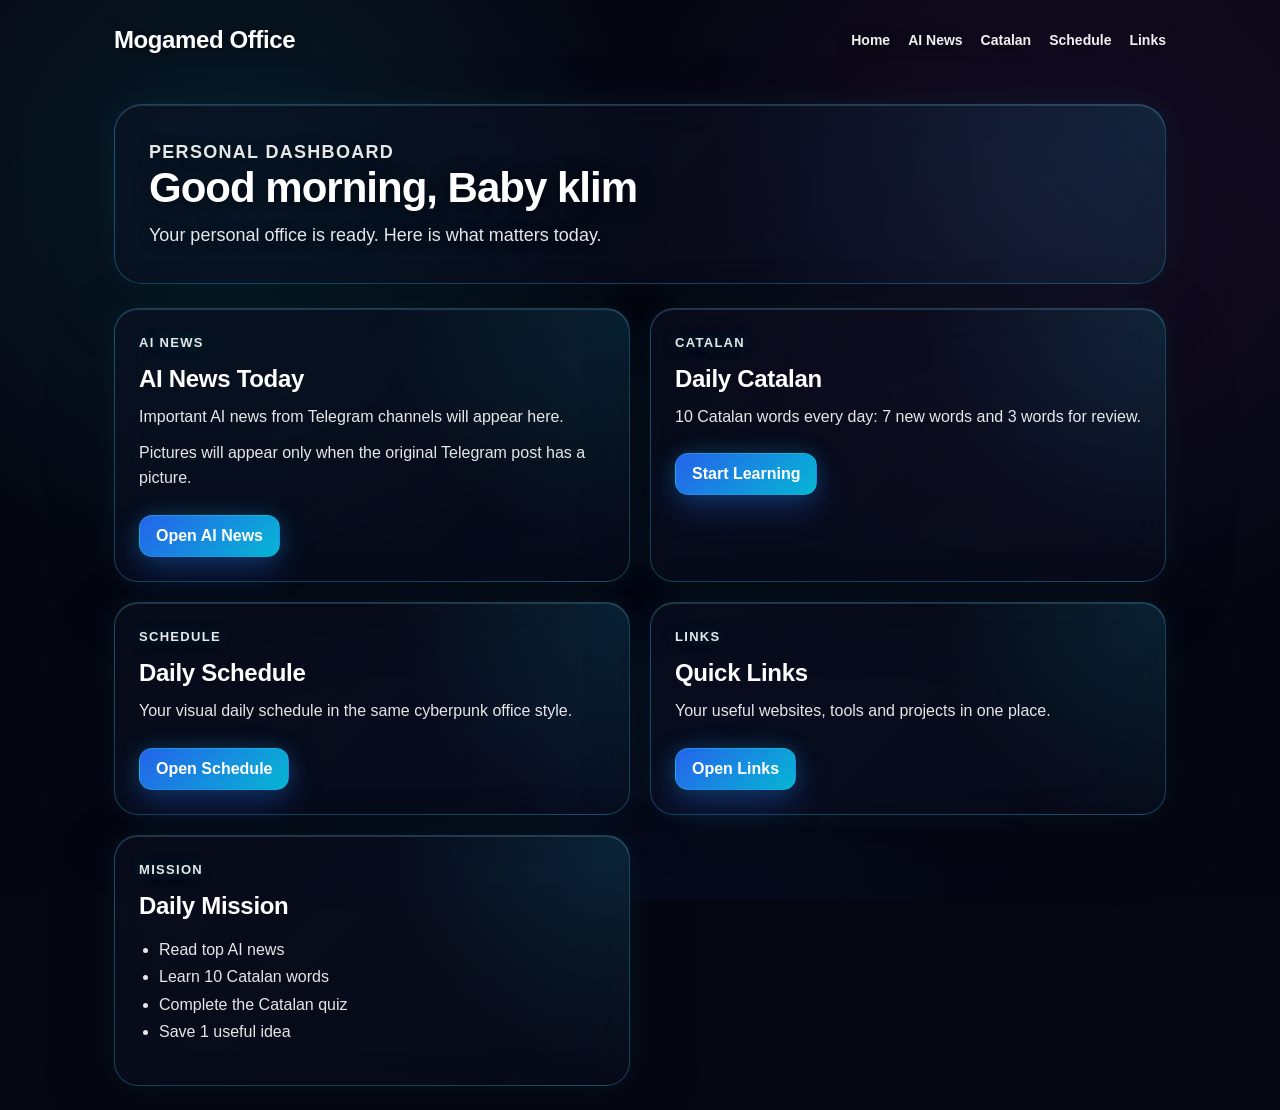
<file: index.html>
<!DOCTYPE html>
<html lang="en">
<head>
  <meta charset="UTF-8">
  <meta name="viewport" content="width=device-width, initial-scale=1.0">
  <title>Mogamed Office</title>
  <link rel="stylesheet" href="styles/main.css?v=70">
</head>

<body>
  <header class="site-header">
    <a class="logo" href="index.html">Mogamed Office</a>

    <nav class="main-menu">
      <a href="index.html">Home</a>
      <a href="pages/news.html">AI News</a>
      <a href="pages/catalan.html">Catalan</a>
      <a href="pages/schedule.html">Schedule</a>
      <a href="pages/links.html">Links</a>
    </nav>
  </header>

  <main class="page">
    <section class="hero">
      <p class="eyebrow">Personal Dashboard</p>
      <h1>Good morning, Baby klim</h1>
      <p>Your personal office is ready. Here is what matters today.</p>
    </section>

    <section class="dashboard-grid">
      <article class="card">
        <p class="card-label">AI News</p>
        <h2>AI News Today</h2>
        <p>Important AI news from Telegram channels will appear here.</p>
        <p>Pictures will appear only when the original Telegram post has a picture.</p>
        <a class="card-link" href="pages/news.html">Open AI News</a>
      </article>

      <article class="card">
        <p class="card-label">Catalan</p>
        <h2>Daily Catalan</h2>
        <p>10 Catalan words every day: 7 new words and 3 words for review.</p>
        <a class="card-link" href="pages/catalan.html">Start Learning</a>
      </article>

      <article class="card">
        <p class="card-label">Schedule</p>
        <h2>Daily Schedule</h2>
        <p>Your visual daily schedule in the same cyberpunk office style.</p>
        <a class="card-link" href="pages/schedule.html">Open Schedule</a>
      </article>

      <article class="card">
        <p class="card-label">Links</p>
        <h2>Quick Links</h2>
        <p>Your useful websites, tools and projects in one place.</p>
        <a class="card-link" href="pages/links.html">Open Links</a>
      </article>

      <article class="card">
        <p class="card-label">Mission</p>
        <h2>Daily Mission</h2>
        <ul class="mission-list">
          <li>Read top AI news</li>
          <li>Learn 10 Catalan words</li>
          <li>Complete the Catalan quiz</li>
          <li>Save 1 useful idea</li>
        </ul>
      </article>
    </section>
  </main>
</body>
</html>
</file>
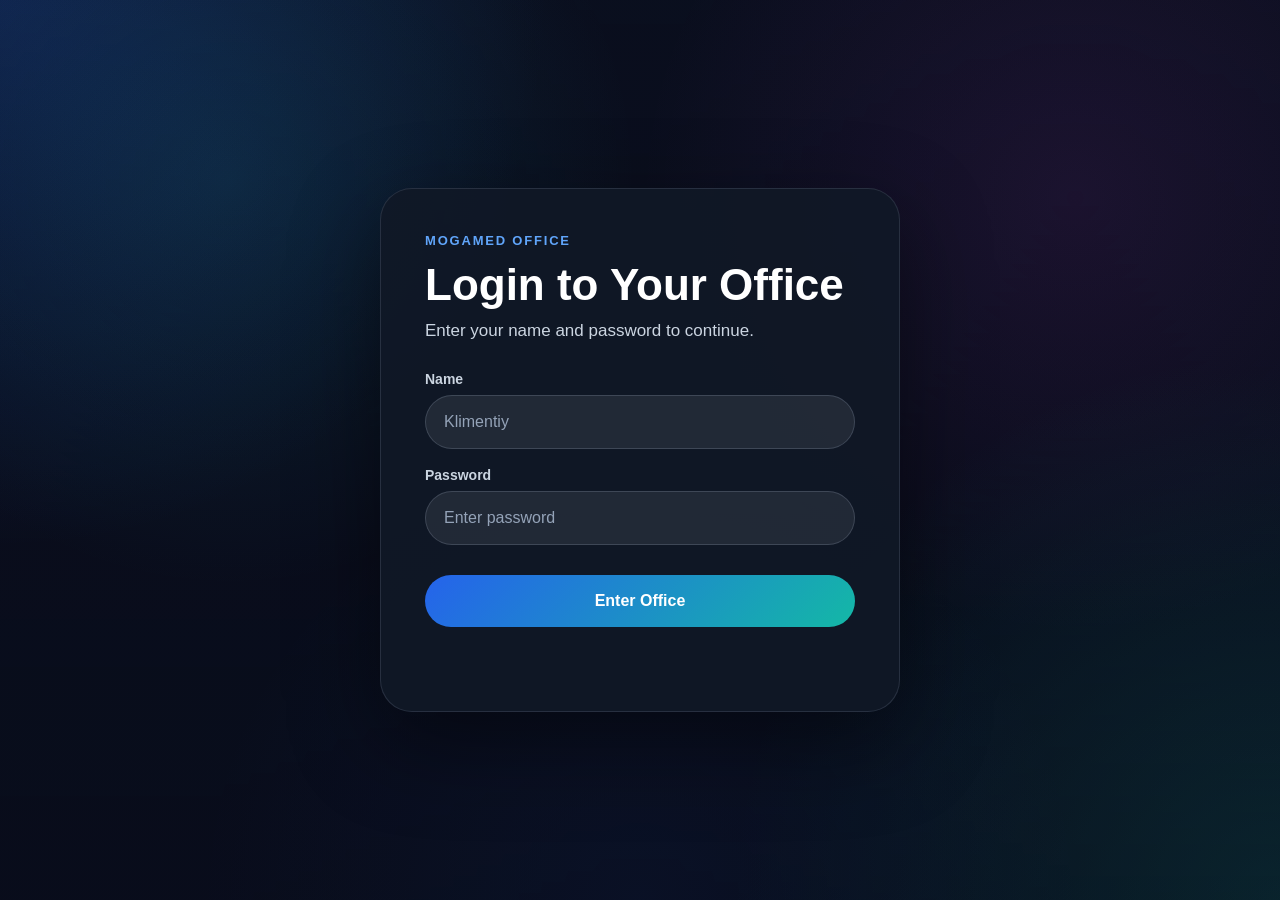
<file: pages/login.html>
<!DOCTYPE html>
<html lang="en">
<head>
  <meta charset="UTF-8">
  <meta name="viewport" content="width=device-width, initial-scale=1.0">

  <title>Login — Mogamed Office</title>

  <link rel="stylesheet" href="../styles/main.css">
  <link rel="stylesheet" href="../styles/auth.css">
</head>

<body class="login-page">
  <main class="login-screen">
    <section class="login-card">
      <p class="login-kicker">Mogamed Office</p>

      <h1>Login to Your Office</h1>
      <p class="login-subtitle">Enter your name and password to continue.</p>

      <form class="login-form" id="loginForm">
        <label>
          <span>Name</span>
          <input id="loginName" type="text" placeholder="Klimentiy">
        </label>

        <label>
          <span>Password</span>
          <input id="loginPassword" type="password" placeholder="Enter password">
        </label>

        <button type="submit">Enter Office</button>
      </form>

      <p class="auth-error" id="loginError"></p>
    </section>
  </main>

  <script src="../scripts/login.js"></script>
</body>
</html>
</file>
<file: styles/main.css>
* {
  box-sizing: border-box;
}

:root {
  --page-width: 1100px;
  --wide-width: 1180px;

  --bg-main: #050712;
  --text-main: #ffffff;
  --text-soft: rgba(255, 255, 255, 0.9);
  --text-muted: rgba(203, 213, 225, 0.82);

  --blue: #2563eb;
  --blue-2: #38bdf8;
  --cyan: #22d3ee;
  --pink: #d946ef;
  --purple: #7c3aed;

  --border-blue: rgba(56, 189, 248, 0.30);
  --border-blue-strong: rgba(56, 189, 248, 0.48);
  --border-pink: rgba(217, 70, 239, 0.26);

  --radius-xl: 28px;
  --radius-lg: 24px;
  --radius-md: 18px;
}

html {
  min-height: 100%;
}

body {
  margin: 0;
  min-height: 100%;
  font-family: Arial, Helvetica, sans-serif !important;
  color: var(--text-main);
  background: var(--bg-main);
  position: relative;
  overflow-x: hidden;
}

body::before {
  content: "";
  position: fixed;
  inset: 0;
  background-image: url("https://images.steamusercontent.com/ugc/1667986149730418478/2413CC1530027A6CE43882C157358AD1E9DCC081/?imw=5000&imh=5000&ima=fit&impolicy=Letterbox&imcolor=%23000000&letterbox=false");
  background-size: cover;
  background-position: center;
  background-repeat: no-repeat;
  filter: blur(9px) saturate(1.28) brightness(1.08);
  transform: scale(1.06);
  opacity: 0.92;
  z-index: -3;
}

body::after {
  content: "";
  position: fixed;
  inset: 0;
  background:
    linear-gradient(180deg, rgba(5, 7, 18, 0.12), rgba(5, 7, 18, 0.34)),
    radial-gradient(circle at 18% 20%, rgba(34, 211, 238, 0.12), transparent 32%),
    radial-gradient(circle at 84% 22%, rgba(217, 70, 239, 0.10), transparent 34%),
    radial-gradient(circle at 50% 100%, rgba(37, 99, 235, 0.08), transparent 40%);
  z-index: -2;
  pointer-events: none;
}

a {
  color: inherit;
}

button,
input {
  font-family: Arial, Helvetica, sans-serif !important;
}

/* HEADER */

.site-header {
  max-width: var(--page-width);
  margin: 0 auto;
  padding: 26px 24px;
  display: flex;
  justify-content: space-between;
  align-items: center;
  position: relative;
  z-index: 5;
}

.logo {
  color: #ffffff;
  text-decoration: none;
  font-size: 24px;
  font-weight: 900;
  letter-spacing: -0.4px;
  text-shadow:
    0 2px 16px rgba(0, 0, 0, 0.78),
    0 0 18px rgba(56, 189, 248, 0.12);
}

.logo:hover {
  color: #bae6fd;
}

.main-menu {
  display: flex;
  gap: 18px;
  align-items: center;
}

.main-menu a {
  color: rgba(255, 255, 255, 0.94);
  text-decoration: none;
  font-size: 14px;
  font-weight: 800;
  text-shadow: 0 2px 14px rgba(0, 0, 0, 0.78);
}

.main-menu a:hover {
  color: #bae6fd;
}

/* GENERAL */

.page {
  max-width: var(--page-width);
  margin: 0 auto;
  padding: 24px;
  position: relative;
  z-index: 1;
}

.hero,
.card,
.daily-info-card,
.daily-word-card,
.quiz-card,
.quiz-progress-card,
.cloud-save-card,
.schedule-image-card {
  background:
    radial-gradient(circle at top right, rgba(34, 211, 238, 0.12), transparent 42%),
    linear-gradient(135deg, rgba(13, 18, 34, 0.50), rgba(13, 18, 34, 0.30));
  border: 1px solid rgba(56, 189, 248, 0.30);
  backdrop-filter: blur(18px) saturate(1.24);
  -webkit-backdrop-filter: blur(18px) saturate(1.24);
  box-shadow:
    0 22px 70px rgba(0, 0, 0, 0.22),
    0 0 30px rgba(34, 211, 238, 0.08),
    inset 0 1px 0 rgba(255, 255, 255, 0.14);
}

.hero {
  padding: 34px;
  margin-bottom: 24px;
  border-radius: var(--radius-xl);
}

.eyebrow,
.card-label,
.ai-news-category {
  margin: 0 0 10px;
  color: #bae6fd;
  font-family: Arial, Helvetica, sans-serif !important;
  font-size: 13px;
  font-weight: 900;
  letter-spacing: 1.3px;
  text-transform: uppercase;
  text-shadow:
    0 0 14px rgba(34, 211, 238, 0.35),
    0 2px 10px rgba(0, 0, 0, 0.55);
}

.hero h1,
.card h2,
.daily-info-card h2,
.daily-word-card h2,
.quiz-card h2,
.quiz-progress-card h2,
.news-card-body h2,
.news-image-overlay h2 {
  font-family: Arial, Helvetica, sans-serif !important;
}

.hero h1 {
  margin: 0 0 12px;
  color: #ffffff;
  font-size: 42px;
  line-height: 1.08;
  letter-spacing: -1px;
  font-weight: 900;
  text-shadow: 0 2px 18px rgba(0, 0, 0, 0.72);
}

.hero p {
  margin: 0;
  color: var(--text-soft);
  font-size: 18px;
  line-height: 1.45;
  text-shadow: 0 2px 12px rgba(0, 0, 0, 0.55);
}

/* BUTTONS */

.card-link,
.quiz-next-button,
.news-more-button,
.news-read-link {
  font-family: Arial, Helvetica, sans-serif !important;
}

.card-link,
.quiz-next-button {
  display: inline-block;
  padding: 11px 16px;
  border-radius: 13px;
  border: 1px solid rgba(34, 211, 238, 0.28);
  background: linear-gradient(135deg, #2563eb, #06b6d4);
  color: #ffffff;
  text-decoration: none;
  font-weight: 900;
  cursor: pointer;
  box-shadow:
    0 14px 34px rgba(37, 99, 235, 0.30),
    0 0 22px rgba(34, 211, 238, 0.18);
}

.card-link:hover,
.quiz-next-button:hover {
  background: linear-gradient(135deg, #1d4ed8, #0891b2);
}

/* HOME */

.dashboard-grid {
  display: grid;
  grid-template-columns: repeat(2, 1fr);
  gap: 20px;
}

.card {
  padding: 24px;
  border-radius: var(--radius-lg);
}

.card h2 {
  margin: 0 0 12px;
  color: #ffffff;
  font-size: 24px;
  font-weight: 900;
  letter-spacing: -0.3px;
}

.card p {
  margin: 0 0 12px;
  color: var(--text-soft);
  line-height: 1.55;
}

.card-link {
  margin-top: 12px;
}

.mission-list {
  padding-left: 20px;
  color: var(--text-soft);
  line-height: 1.7;
}

/* AI NEWS */

.ai-news-page {
  max-width: var(--wide-width);
}

.news-hero {
  margin-bottom: 30px;
}

.telegram-sources-box {
  margin-top: 20px;
  display: flex;
  align-items: center;
  gap: 12px;
  flex-wrap: wrap;
}

.telegram-sources-box span {
  color: rgba(255, 255, 255, 0.78);
  font-size: 13px;
  font-weight: 900;
  text-transform: uppercase;
  letter-spacing: 0.8px;
}

.telegram-sources-list {
  display: flex;
  gap: 10px;
  flex-wrap: wrap;
}

.telegram-source-pill {
  display: inline-flex;
  align-items: center;
  padding: 8px 12px;
  border-radius: 999px;
  background: rgba(15, 23, 42, 0.44);
  border: 1px solid rgba(34, 211, 238, 0.28);
  color: #bae6fd;
  text-decoration: none;
  font-size: 13px;
  font-weight: 900;
  box-shadow: 0 10px 28px rgba(0, 0, 0, 0.18);
}

.telegram-source-pill:hover {
  background: rgba(14, 165, 233, 0.20);
  color: #ffffff;
}

/* MODERN TELEGRAM MAGAZINE NEWS */

.ai-news-feed {
  display: block;
  overflow: visible;
  background:
    radial-gradient(circle at top right, rgba(34, 211, 238, 0.10), transparent 44%),
    linear-gradient(135deg, rgba(13, 18, 34, 0.46), rgba(13, 18, 34, 0.26));
  border: 1px solid rgba(34, 211, 238, 0.28);
  border-radius: var(--radius-xl);
  backdrop-filter: blur(18px) saturate(1.16);
  -webkit-backdrop-filter: blur(18px) saturate(1.16);
  box-shadow:
    0 24px 80px rgba(0, 0, 0, 0.22),
    inset 0 1px 0 rgba(255, 255, 255, 0.10);
}

.news-card-modern {
  display: block;
  width: 100%;
  margin: 0;
  padding: 34px 34px 38px;
  border-radius: 0;
  border: none;
  border-bottom: 2px solid rgba(34, 211, 238, 0.38);
  background: transparent;
  box-shadow: none;
  overflow: visible;
}

.news-card-modern:first-child {
  border-top-left-radius: var(--radius-xl);
  border-top-right-radius: var(--radius-xl);
}

.news-card-modern:last-child {
  border-bottom: none;
  border-bottom-left-radius: var(--radius-xl);
  border-bottom-right-radius: var(--radius-xl);
}

.news-card-modern + .news-card-modern {
  position: relative;
}

.news-card-modern + .news-card-modern::before {
  content: "";
  display: block;
  width: calc(100% - 64px);
  height: 3px;
  margin: -34px auto 34px;
  border-radius: 999px;
  background: linear-gradient(
    90deg,
    transparent,
    rgba(34, 211, 238, 0.70),
    rgba(217, 70, 239, 0.44),
    rgba(34, 211, 238, 0.70),
    transparent
  );
  box-shadow:
    0 0 18px rgba(34, 211, 238, 0.24),
    0 0 24px rgba(217, 70, 239, 0.14);
}

.news-image-hero {
  position: relative;
  display: flex;
  width: fit-content;
  max-width: min(620px, 100%);
  min-width: 0;
  height: auto;
  min-height: 0;
  margin: 0 auto 28px;
  align-items: center;
  justify-content: center;
  padding: 0;
  border-radius: 20px;
  overflow: hidden;
  background: rgba(15, 23, 42, 0.34);
  border: 1px solid rgba(34, 211, 238, 0.24);
  box-shadow:
    0 20px 48px rgba(0, 0, 0, 0.24),
    0 0 28px rgba(34, 211, 238, 0.10);
}

.news-image-hero img {
  display: block;
  width: auto;
  max-width: min(620px, 100%);
  height: auto;
  max-height: 360px;
  object-fit: contain;
  object-position: center;
  transform: none;
}

.news-image-overlay {
  display: none;
}

.news-card-body {
  display: block;
  max-width: 860px;
  width: 100%;
  margin: 0 auto;
  padding: 0;
}

.news-card-body h2 {
  margin: 0 0 10px;
  color: #ffffff;
  font-size: 38px;
  line-height: 1.08;
  letter-spacing: -1px;
  font-weight: 900;
}

.ai-news-meta {
  margin: 0 0 18px;
  color: rgba(226, 232, 240, 0.82);
  font-size: 12px;
  font-weight: 900;
  text-transform: uppercase;
}

.ai-news-summary {
  color: rgba(255, 255, 255, 0.94);
  font-size: 19px;
  line-height: 1.55;
  overflow-wrap: anywhere;
}

.ai-news-summary p {
  margin: 0 0 14px;
}

.ai-news-summary p:last-child {
  margin-bottom: 0;
}

.news-collapsed {
  max-height: 260px;
  overflow: hidden;
  position: relative;
}

.news-collapsed::after {
  content: "";
  position: absolute;
  left: 0;
  right: 0;
  bottom: 0;
  height: 90px;
  pointer-events: none;
  background: linear-gradient(180deg, rgba(13, 18, 34, 0), rgba(13, 18, 34, 0.82));
}

.news-expanded {
  max-height: none;
  overflow: visible;
}

.news-expanded::after {
  display: none;
}

.news-actions {
  display: flex;
  gap: 12px;
  flex-wrap: wrap;
  margin-top: 22px;
}

.news-more-button {
  padding: 10px 14px;
  border-radius: 12px;
  border: 1px solid rgba(34, 211, 238, 0.28);
  background: linear-gradient(135deg, #2563eb, #06b6d4);
  color: #ffffff;
  font-size: 14px;
  font-weight: 900;
  cursor: pointer;
  box-shadow:
    0 14px 34px rgba(37, 99, 235, 0.24),
    0 0 20px rgba(34, 211, 238, 0.16);
}

.news-more-button:hover {
  background: linear-gradient(135deg, #1d4ed8, #0891b2);
}

.news-read-link {
  display: inline-flex;
  align-items: center;
  padding: 10px 14px;
  border-radius: 12px;
  background: linear-gradient(135deg, #d946ef, #7c3aed);
  color: #ffffff;
  text-decoration: none;
  font-size: 14px;
  font-weight: 900;
  box-shadow:
    0 14px 34px rgba(168, 85, 247, 0.24),
    0 0 22px rgba(217, 70, 239, 0.14);
}

.news-read-link:hover {
  background: linear-gradient(135deg, #e879f9, #8b5cf6);
}

/* CATALAN */

.catalan-page {
  max-width: var(--wide-width);
}

.daily-words-top {
  margin-bottom: 24px;
}

.centered-daily-card {
  display: flex;
  justify-content: center;
  align-items: flex-start;
}

.daily-info-card {
  width: 100%;
  max-width: 560px;
  padding: 24px;
  border-radius: var(--radius-lg);
}

.daily-info-card h2 {
  margin: 0 0 10px;
  color: #ffffff;
  font-size: 24px;
  font-weight: 900;
}

.daily-info-card p {
  margin: 0;
  color: var(--text-soft);
  line-height: 1.5;
}

.daily-word-grid {
  display: grid;
  grid-template-columns: repeat(5, 1fr);
  gap: 18px;
}

.daily-word-card {
  padding: 22px;
  border-radius: 20px;
  min-height: 230px;
}

.daily-word-card h2 {
  margin: 14px 0 10px;
  color: #ffffff;
  font-size: 30px;
  line-height: 1.05;
  font-weight: 900;
}

.word-type {
  display: inline-block;
  padding: 6px 11px;
  border-radius: 999px;
  background: linear-gradient(135deg, #2563eb, #22d3ee);
  color: #ffffff;
  font-size: 11px;
  font-weight: 900;
  letter-spacing: 0.7px;
  box-shadow:
    0 12px 28px rgba(37, 99, 235, 0.30),
    0 0 22px rgba(34, 211, 238, 0.22);
}

.review-word .word-type {
  background: linear-gradient(135deg, #3b82f6, #06b6d4);
}

.word-translation {
  margin: 0 0 12px;
  color: #7dd3fc;
  font-weight: 900;
  line-height: 1.35;
}

.word-example {
  margin: 0 0 8px;
  color: rgba(255, 255, 255, 0.92);
  line-height: 1.45;
}

.word-example-ru {
  margin: 0;
  color: var(--text-muted);
  line-height: 1.45;
}

/* CLOUD SAVE */

.cloud-save-section {
  margin-bottom: 28px;
}

.cloud-save-card {
  padding: 26px;
  border-radius: var(--radius-lg);
}

.cloud-save-card h2 {
  margin: 0 0 10px;
  color: #ffffff;
  font-size: 28px;
  font-weight: 900;
}

.cloud-save-card p {
  color: rgba(255, 255, 255, 0.88);
  line-height: 1.45;
}

.cloud-save-row {
  display: flex;
  gap: 12px;
  margin-top: 18px;
  flex-wrap: wrap;
}

.cloud-save-input {
  flex: 1;
  min-width: 220px;
  padding: 13px 15px;
  border-radius: 14px;
  border: 1px solid rgba(34, 211, 238, 0.28);
  background: rgba(15, 23, 42, 0.44);
  color: #ffffff;
  font-size: 15px;
  font-weight: 800;
  outline: none;
}

.cloud-save-input::placeholder {
  color: rgba(226, 232, 240, 0.60);
}

.cloud-save-input:focus {
  border-color: rgba(34, 211, 238, 0.7);
  box-shadow: 0 0 0 3px rgba(34, 211, 238, 0.12);
}

.cloud-status {
  margin: 14px 0 0;
  color: #bae6fd !important;
  font-weight: 800;
}

/* QUIZ PROGRESS */

.quiz-progress-section {
  margin-top: 32px;
  margin-bottom: 28px;
}

.quiz-progress-card {
  padding: 26px;
  border-radius: var(--radius-lg);
}

.quiz-progress-card h2 {
  margin: 0 0 18px;
  color: #ffffff;
  font-size: 30px;
  font-weight: 900;
}

.quiz-progress-grid {
  display: grid;
  grid-template-columns: repeat(4, 1fr);
  gap: 14px;
}

.quiz-progress-grid div,
.quiz-stats div {
  padding: 16px;
  border-radius: 18px;
  background: rgba(15, 23, 42, 0.42);
  border: 1px solid rgba(34, 211, 238, 0.24);
}

.quiz-progress-grid span,
.quiz-stats span {
  display: block;
  color: #ffffff;
  font-size: 30px;
  font-weight: 900;
}

.quiz-progress-grid p,
.quiz-stats p {
  margin: 6px 0 0;
  color: var(--text-muted);
  font-size: 12px;
  font-weight: 900;
  text-transform: uppercase;
}

.quiz-progress-note {
  margin: 18px 0 0;
  color: rgba(255, 255, 255, 0.80);
  line-height: 1.45;
}

/* QUIZ */

.quiz-section {
  margin-top: 42px;
  padding-top: 30px;
  border-top: 1px solid rgba(34, 211, 238, 0.22);
}

.quiz-header {
  display: grid;
  grid-template-columns: 1fr auto;
  gap: 24px;
  align-items: end;
  margin-bottom: 22px;
}

.quiz-header h2 {
  margin: 0 0 10px;
  color: #ffffff;
  font-size: 34px;
  font-weight: 900;
}

.quiz-header p {
  margin: 0;
  color: var(--text-soft);
  line-height: 1.5;
}

.quiz-stats {
  display: flex;
  gap: 12px;
}

.quiz-card {
  padding: 26px;
  border-radius: var(--radius-lg);
}

.quiz-card h2 {
  margin: 10px 0 8px;
  color: #ffffff;
  font-size: 42px;
  font-weight: 900;
}

.quiz-hint {
  margin: 0 0 22px;
  color: var(--text-soft);
}

.quiz-options {
  display: grid;
  grid-template-columns: repeat(2, 1fr);
  gap: 14px;
}

.quiz-option-button {
  padding: 16px 18px;
  border: 1px solid rgba(34, 211, 238, 0.24);
  border-radius: 18px;
  background: rgba(15, 23, 42, 0.42);
  color: #ffffff;
  font-size: 17px;
  font-weight: 900;
  cursor: pointer;
  text-align: left;
  backdrop-filter: blur(12px);
  -webkit-backdrop-filter: blur(12px);
}

.quiz-option-button:hover {
  background: rgba(14, 165, 233, 0.22);
  border-color: rgba(34, 211, 238, 0.60);
}

.quiz-option-button.correct {
  background: rgba(20, 184, 166, 0.38);
  border-color: #14b8a6;
}

.quiz-option-button.wrong {
  background: rgba(239, 68, 68, 0.34);
  border-color: #ef4444;
}

.quiz-result {
  margin-top: 18px;
}

.quiz-result-box {
  padding: 18px;
  border-radius: 18px;
  line-height: 1.45;
}

.quiz-result-box p {
  margin: 8px 0 0;
}

.quiz-result-box.good {
  background: rgba(20, 184, 166, 0.2);
  border: 1px solid rgba(20, 184, 166, 0.55);
}

.quiz-result-box.bad {
  background: rgba(239, 68, 68, 0.2);
  border: 1px solid rgba(239, 68, 68, 0.55);
}

.quiz-actions {
  display: flex;
  gap: 12px;
  margin-top: 18px;
  flex-wrap: wrap;
}

.quiz-reset-button {
  padding: 12px 16px;
  border-radius: 14px;
  background: rgba(15, 23, 42, 0.42);
  border: 1px solid var(--border-pink);
  color: #ffffff;
  font-weight: 900;
  cursor: pointer;
}

.quiz-reset-button:hover {
  background: rgba(34, 211, 238, 0.16);
}

/* SCHEDULE */

.schedule-page {
  max-width: var(--wide-width);
}

.schedule-hero {
  margin-bottom: 30px;
}

.schedule-image-section {
  margin-top: 24px;
}

.schedule-image-card {
  padding: 24px;
  border-radius: var(--radius-xl);
}

.schedule-main-image {
  display: block;
  width: 100%;
  height: auto;
  max-height: none;
  border-radius: 22px;
  object-fit: contain;
  box-shadow:
    0 20px 60px rgba(0, 0, 0, 0.26),
    0 0 28px rgba(34, 211, 238, 0.12);
}

/* LINKS */

.links-page {
  max-width: var(--page-width);
}

.app-section {
  margin-top: 34px;
}

.app-section h2 {
  margin: 0 0 24px;
  color: #ffffff;
  font-size: 28px;
  font-weight: 900;
  text-shadow: 0 2px 16px rgba(0, 0, 0, 0.68);
}

.app-circle-grid {
  display: grid;
  grid-template-columns: repeat(4, 1fr);
  gap: 34px 30px;
  align-items: start;
}

.circle-app {
  display: flex;
  flex-direction: column;
  align-items: center;
  gap: 14px;
  color: #ffffff;
  text-decoration: none;
}

.circle-app-icon {
  width: 104px;
  height: 104px;
  min-width: 104px;
  min-height: 104px;
  border-radius: 50%;
  display: flex;
  align-items: center;
  justify-content: center;
  overflow: hidden;
  position: relative;
  border: 1px solid rgba(34, 211, 238, 0.28);
  box-shadow:
    0 18px 42px rgba(0, 0, 0, 0.30),
    0 0 28px rgba(34, 211, 238, 0.10);
  transition: transform 0.15s ease, box-shadow 0.15s ease;
}

.circle-app:hover .circle-app-icon {
  transform: translateY(-4px) scale(1.04);
  box-shadow:
    0 24px 55px rgba(37, 99, 235, 0.30),
    0 0 34px rgba(34, 211, 238, 0.26);
}

.circle-app span {
  color: #ffffff;
  font-size: 15px;
  font-weight: 900;
  text-align: center;
  max-width: 130px;
  line-height: 1.25;
  text-shadow: 0 2px 14px rgba(0, 0, 0, 0.75);
}

.logo-icon img {
  width: 52px;
  height: 52px;
  max-width: 52px;
  max-height: 52px;
  object-fit: contain;
  display: block;
}

.chatgpt-icon img,
.kings-icon img,
.magic-icon img {
  width: 104px;
  height: 104px;
  max-width: 104px;
  max-height: 104px;
  object-fit: cover;
  display: block;
}

.github-icon img {
  width: 62px;
  height: 62px;
}

.youtube-icon img {
  width: 54px;
  height: 54px;
}

.translate-icon img {
  width: 56px;
  height: 56px;
}

.discord-icon img {
  width: 58px;
  height: 58px;
}

.proton-icon img {
  width: 56px;
  height: 56px;
}

.github-icon {
  background: linear-gradient(135deg, #374151, #111827);
}

.youtube-icon {
  background: linear-gradient(135deg, #ef4444, #991b1b);
}

.translate-icon {
  background: linear-gradient(135deg, #3b82f6, #06b6d4);
}

.discord-icon {
  background: linear-gradient(135deg, #5865f2, #2563eb);
}

.proton-icon {
  background: linear-gradient(135deg, #3b82f6, #1d4ed8);
}

.kings-icon,
.magic-icon {
  background: #ffffff;
}

/* MOBILE */

@media (max-width: 1100px) {
  .daily-word-grid {
    grid-template-columns: repeat(3, 1fr);
  }
}

@media (max-width: 900px) {
  .app-circle-grid {
    grid-template-columns: repeat(3, 1fr);
  }

  .quiz-header {
    grid-template-columns: 1fr;
  }

  .quiz-stats {
    width: 100%;
  }

  .quiz-stats div {
    flex: 1;
  }

  .quiz-progress-grid {
    grid-template-columns: repeat(2, 1fr);
  }
}

@media (max-width: 800px) {
  .site-header {
    flex-direction: column;
    align-items: flex-start;
    gap: 16px;
  }

  .main-menu {
    flex-wrap: wrap;
  }

  .dashboard-grid {
    grid-template-columns: 1fr;
  }

  .daily-word-grid {
    grid-template-columns: repeat(2, 1fr);
  }

  .daily-info-card {
    max-width: 100%;
  }

  .quiz-options {
    grid-template-columns: 1fr;
  }

  .hero h1 {
    font-size: 32px;
  }

  .news-card-modern {
    padding: 22px 18px 28px;
  }

  .news-card-modern + .news-card-modern::before {
    width: calc(100% - 36px);
    margin: -22px auto 22px;
  }

  .news-image-hero {
    max-width: 100%;
    margin-bottom: 22px;
    border-radius: 16px;
  }

  .news-image-hero img {
    max-width: 100%;
    max-height: 300px;
  }

  .news-card-body h2 {
    font-size: 30px;
  }

  .ai-news-summary {
    font-size: 17px;
  }

  .schedule-image-card {
    padding: 14px;
    border-radius: 22px;
  }

  .schedule-main-image {
    border-radius: 16px;
  }
}

@media (max-width: 520px) {
  .app-circle-grid {
    grid-template-columns: repeat(2, 1fr);
  }

  .daily-word-grid,
  .quiz-progress-grid {
    grid-template-columns: 1fr;
  }

  .circle-app-icon {
    width: 88px;
    height: 88px;
    min-width: 88px;
    min-height: 88px;
  }

  .logo-icon img {
    width: 38px;
    height: 38px;
  }

  .chatgpt-icon img,
  .kings-icon img,
  .magic-icon img {
    width: 88px;
    height: 88px;
    max-width: 88px;
    max-height: 88px;
  }

  .hero {
    padding: 26px;
  }

  .hero h1 {
    font-size: 30px;
  }
}
/* QUIZ BUTTONS SAFETY FIX */

.quiz-actions {
  display: flex;
  justify-content: space-between;
  align-items: center;
  gap: 14px;
  margin-top: 18px;
  flex-wrap: wrap;
}

.quiz-main-actions {
  display: flex;
  gap: 12px;
  flex-wrap: wrap;
}

.quiz-dont-know-button {
  padding: 12px 16px;
  border-radius: 14px;
  background: rgba(15, 23, 42, 0.42);
  border: 1px solid rgba(34, 211, 238, 0.34);
  color: #ffffff;
  font-weight: 900;
  cursor: pointer;
  box-shadow:
    0 12px 28px rgba(0, 0, 0, 0.20),
    0 0 18px rgba(34, 211, 238, 0.10);
}

.quiz-dont-know-button:hover {
  background: rgba(14, 165, 233, 0.22);
  border-color: rgba(34, 211, 238, 0.65);
}

.quiz-reset-danger {
  margin-left: auto;
  opacity: 0.62;
  border-color: rgba(239, 68, 68, 0.35);
}

.quiz-reset-danger:hover {
  opacity: 1;
  background: rgba(239, 68, 68, 0.18);
  border-color: rgba(239, 68, 68, 0.70);
}

@media (max-width: 700px) {
  .quiz-actions {
    align-items: stretch;
  }

  .quiz-main-actions {
    width: 100%;
  }

  .quiz-main-actions button {
    flex: 1;
  }

  .quiz-reset-danger {
    width: 100%;
    margin-left: 0;
  }
}
</file>
<file: styles/auth.css>
.login-page {
  min-height: 100vh;
  margin: 0;
  background:
    radial-gradient(circle at top left, rgba(37, 99, 235, 0.25), transparent 35%),
    radial-gradient(circle at bottom right, rgba(20, 184, 166, 0.20), transparent 35%),
    #0b1020;
  color: #ffffff;
}

.login-screen {
  min-height: 100vh;
  display: flex;
  align-items: center;
  justify-content: center;
  padding: 24px;
}

.login-card {
  width: 100%;
  max-width: 520px;
  padding: 44px;
  border-radius: 32px;
  background: rgba(17, 24, 39, 0.92);
  border: 1px solid rgba(148, 163, 184, 0.18);
  box-shadow: 0 30px 90px rgba(0, 0, 0, 0.45);
}

.login-kicker {
  margin: 0 0 14px;
  color: #60a5fa;
  font-size: 13px;
  font-weight: 800;
  letter-spacing: 1.8px;
  text-transform: uppercase;
}

.login-card h1 {
  margin: 0 0 12px;
  font-size: 44px;
  line-height: 1.05;
}

.login-subtitle {
  margin: 0 0 30px;
  color: #cbd5e1;
  font-size: 17px;
}

.login-form {
  display: grid;
  gap: 18px;
}

.login-form label {
  display: grid;
  gap: 8px;
}

.login-form span {
  color: #cbd5e1;
  font-size: 14px;
  font-weight: 700;
}

.login-form input {
  width: 100%;
  padding: 17px 18px;
  border-radius: 999px;
  border: 1px solid rgba(148, 163, 184, 0.25);
  background: rgba(255, 255, 255, 0.08);
  color: #ffffff;
  font-size: 16px;
}

.login-form input::placeholder {
  color: #94a3b8;
}

.login-form input:focus {
  outline: none;
  border-color: #60a5fa;
  box-shadow: 0 0 0 4px rgba(96, 165, 250, 0.14);
}

.login-form button {
  margin-top: 12px;
  padding: 17px 18px;
  border: none;
  border-radius: 999px;
  background: linear-gradient(135deg, #2563eb, #14b8a6);
  color: #ffffff;
  font-size: 16px;
  font-weight: 800;
  cursor: pointer;
}

.login-form button:hover {
  transform: translateY(-1px);
}

.auth-error {
  min-height: 22px;
  margin: 18px 0 0;
  color: #fb7185;
  font-weight: 800;
  text-align: center;
}

@media (max-width: 600px) {
  .login-card {
    padding: 30px 22px;
  }

  .login-card h1 {
    font-size: 34px;
  }
}
</file>
